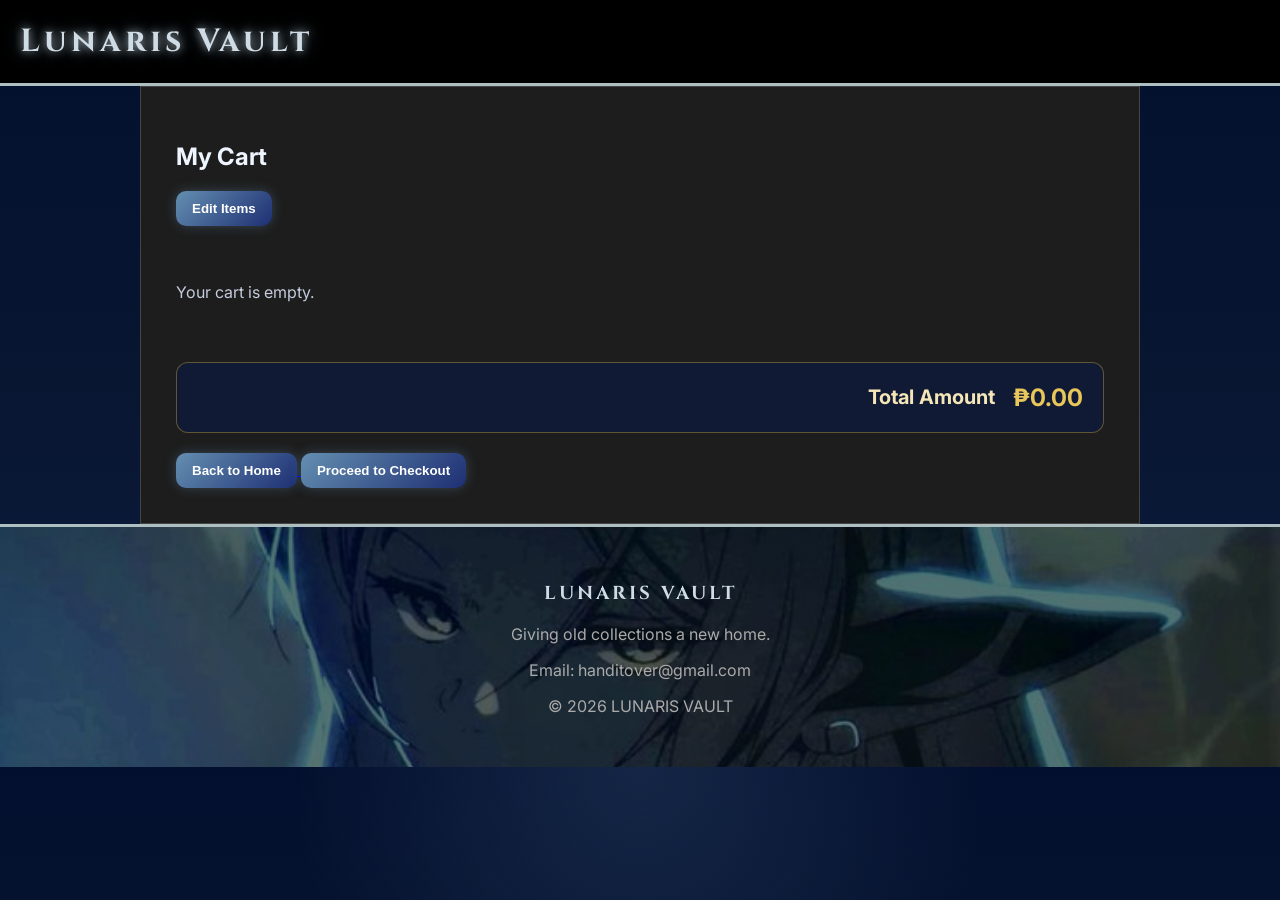
<file: cart.html>
<!DOCTYPE html>
<html lang="en">
<head>
    <meta charset="UTF-8">
    <meta name="viewport" content="width=device-width, initial-scale=1.0">
    <title>Cart | Lunaris Vault</title>
    <link rel="stylesheet" href="style.css">
</head>
<body>

<header>
    <a href="index.html" style="text-decoration:none; color:inherit;">
        <div class="logo">Lunaris Vault</div>
    </a>
</header>

<section>
    <div class="profile-container">

        <div class="cart-header">
            <h2>My Cart</h2>
            <button id="editCartBtn" onclick="toggleCartEdit()">
                Edit Items
            </button>
        </div>

        <div id="cartEditControls" style="display:none;">
            <button onclick="removeSelectedItems()">Remove Item</button>
            
            <button onclick="toggleCartEdit()">Done</button>
        </div>

        <!-- Products will appear inside fixed-size boxes -->
        <div id="cartItems">
            <p>No products in your cart yet.</p>
        </div>

        <!-- Total amount -->
        <div class="cart-total">
            <span>Total Amount</span>
            <strong id="cartTotal">₱0.00</strong>
        </div>

        <p id="checkoutMessage"
           style="display:none; color:#648fb1; margin-top:15px;">
        </p>

        <div class="cart-actions">
            <a href="index.html">
                <button type="button" class="back-button">
                    Back to Home
                </button>
            </a>

            <button type="button"
                    id="checkoutBtn"
                    class="checkout-button"
                    onclick="handleCheckout()">
                Proceed to Checkout
            </button>
        </div>

    </div>
</section>

    <footer>
      <h3>LUNARIS VAULT</h3>

      <p>Giving old collections a new home.</p>

      <p>Email: handitover@gmail.com</p>

      <p>© 2026 LUNARIS VAULT</p>
    </footer>

<script src="script.js"></script>
</body>
</html>
</file>
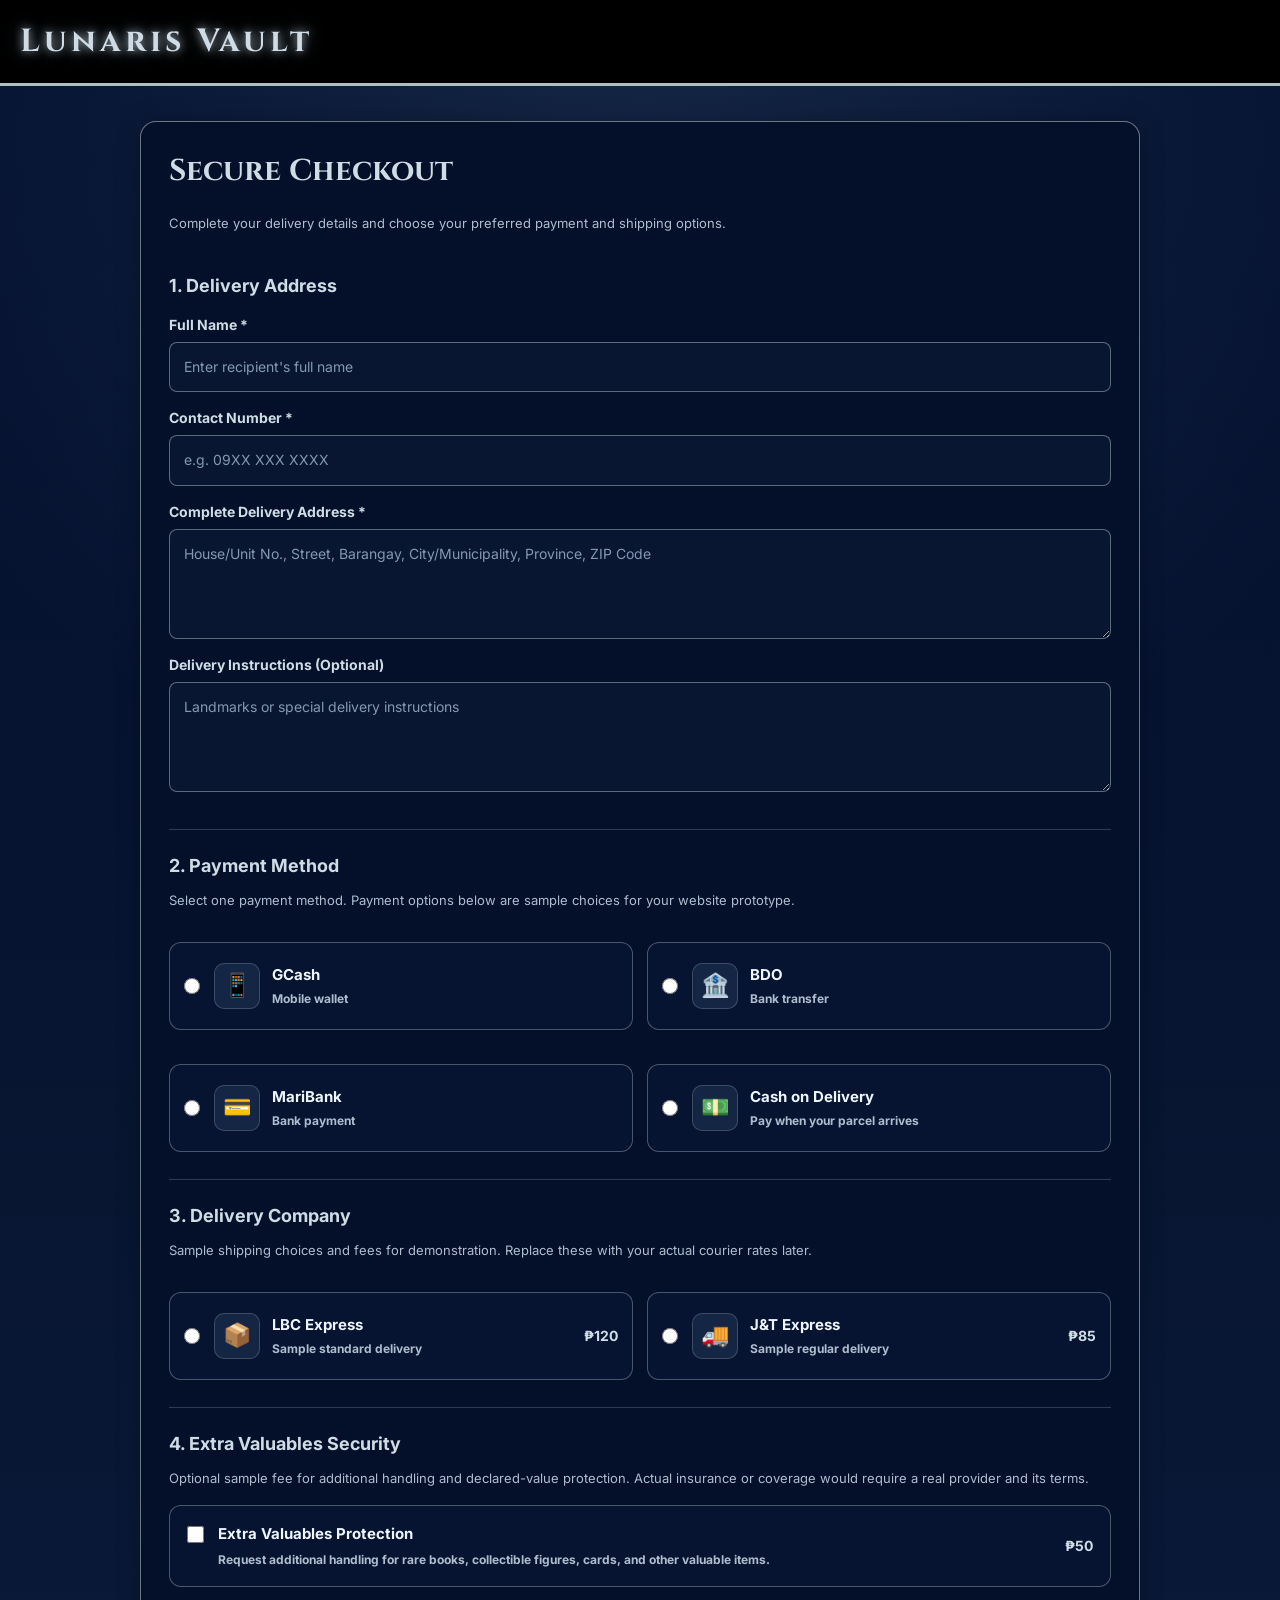
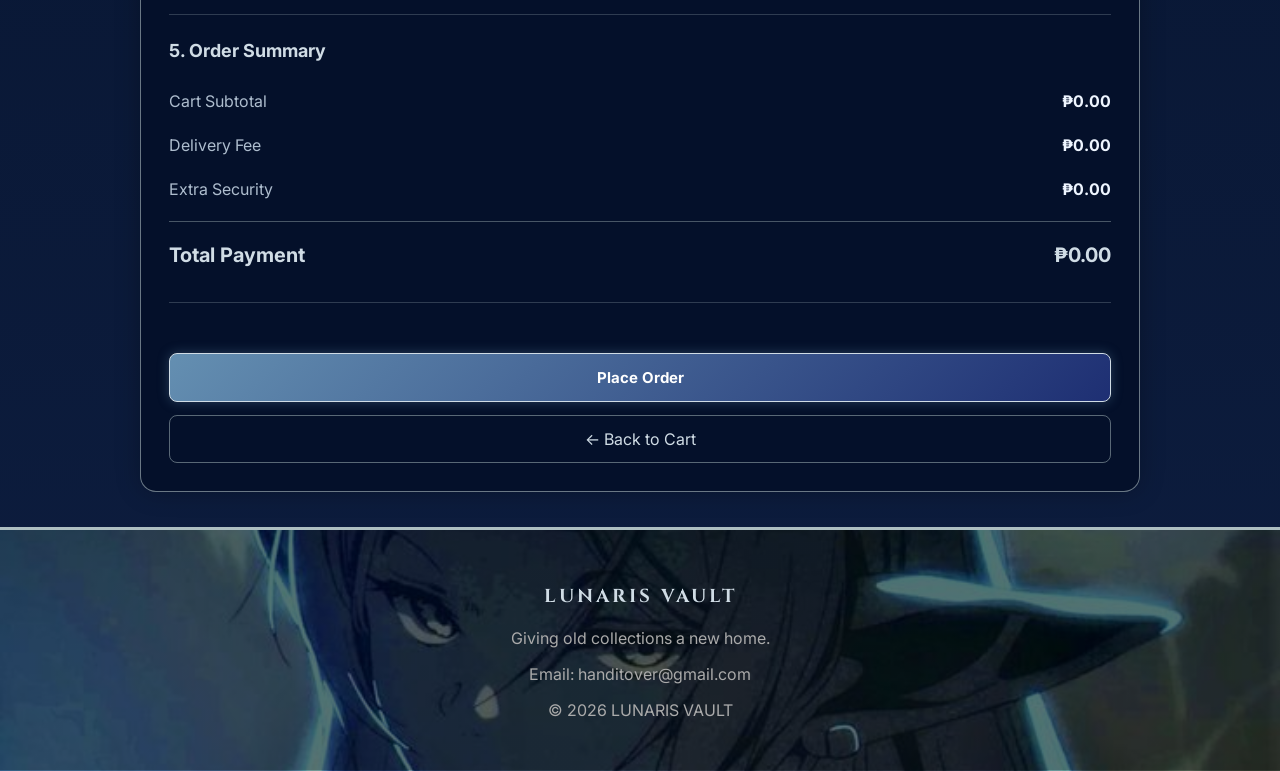
<file: checkout.html>
<!DOCTYPE html>
<html lang="en">
<head>
<meta charset="UTF-8">
<meta name="viewport" content="width=device-width, initial-scale=1.0">
<title>Checkout | Lunaris Vault</title>
<link rel="stylesheet" href="style.css">
<link rel="stylesheet" href="checkout.css">

</head>

<body>

<header>
    <a href="index.html" style="text-decoration:none;color:inherit;">
        <div class="logo">Lunaris Vault</div>
    </a>
</header>

<main>
<div class="checkout-container">

    <h2>Secure Checkout</h2>
    <p class="section-note">
        Complete your delivery details and choose your preferred payment
        and shipping options.
    </p>

    <form id="checkoutForm">

        <!--address-->
        <section class="checkout-section">
            <h3>1. Delivery Address</h3>

            <label class="field-label" for="fullName">Full Name *</label>
            <input class="address-input" id="fullName"
                   name="fullName" type="text"
                   autocomplete="name" required
                   placeholder="Enter recipient's full name">

            <label class="field-label" for="phone">Contact Number *</label>
            <input class="address-input" id="phone"
                   name="phone" type="tel"
                   autocomplete="tel" required
                   placeholder="e.g. 09XX XXX XXXX">

            <label class="field-label" for="address">Complete Delivery Address *</label>
            <textarea class="address-input" id="address"
                      name="address" autocomplete="street-address"
                      required
                      placeholder="House/Unit No., Street, Barangay, City/Municipality, Province, ZIP Code"></textarea>

            <label class="field-label" for="deliveryNotes">
                Delivery Instructions (Optional)
            </label>
            <textarea class="address-input" id="deliveryNotes"
                      name="deliveryNotes"
                      placeholder="Landmarks or special delivery instructions"></textarea>
        </section>

        <!--payment methods -->
        <section class="checkout-section">
            <h3>2. Payment Method</h3>
            <p class="section-note">
                Select one payment method. Payment options below are
                sample choices for your website prototype.
            </p>

            <div class="payment-grid">

                <label class="option-card">
                    <input type="radio" name="paymentMethod"
                           value="GCash" required>
                    <span class="option-icon">📱</span>
                    <span class="option-details">
                        <strong>GCash</strong>
                        <small>Mobile wallet</small>
                    </span>
                </label>

                <label class="option-card">
                    <input type="radio" name="paymentMethod"
                           value="BDO">
                    <span class="option-icon">🏦</span>
                    <span class="option-details">
                        <strong>BDO</strong>
                        <small>Bank transfer</small>
                    </span>
                </label>

                <label class="option-card">
                    <input type="radio" name="paymentMethod"
                           value="Mari Bank">
                    <span class="option-icon">💳</span>
                    <span class="option-details">
                        <strong>MariBank</strong>
                        <small>Bank payment</small>
                    </span>
                </label>

                <label class="option-card">
                    <input type="radio" name="paymentMethod"
                           value="Cash on Delivery">
                    <span class="option-icon">💵</span>
                    <span class="option-details">
                        <strong>Cash on Delivery</strong>
                        <small>Pay when your parcel arrives</small>
                    </span>
                </label>

            </div>
        </section>

        <!--sample delivery company -->
        <section class="checkout-section">
            <h3>3. Delivery Company</h3>
            <p class="section-note">
                Sample shipping choices and fees for demonstration.
                Replace these with your actual courier rates later.
            </p>

            <div class="payment-grid">

                <label class="option-card">
                    <input type="radio" name="courier"
                           value="LBC Express" data-fee="120" required>
                    <span class="option-icon">📦</span>
                    <span class="option-details">
                        <strong>LBC Express</strong>
                        <small>Sample standard delivery</small>
                    </span>
                    <span class="fee">₱120</span>
                </label>

                <label class="option-card">
                    <input type="radio" name="courier"
                           value="J&T Express" data-fee="85">
                    <span class="option-icon">🚚</span>
                    <span class="option-details">
                        <strong>J&T Express</strong>
                        <small>Sample regular delivery</small>
                    </span>
                    <span class="fee">₱85</span>
                </label>

            </div>
        </section>

        <!--for security fee -->
        <section class="checkout-section">
            <h3>4. Extra Valuables Security</h3>
            <p class="section-note">
                Optional sample fee for additional handling and declared-value
                protection. Actual insurance or coverage would require a
                real provider and its terms.
            </p>

            <label class="security-option">
                <input type="checkbox" id="extraSecurity"
                       name="extraSecurity" value="yes">
                <span>
                    <strong>Extra Valuables Protection</strong>
                    <small>
                        Request additional handling for rare books,
                        collectible figures, cards, and other valuable items.
                    </small>
                </span>
                <span class="fee">₱50</span>
            </label>
        </section>

        <!-- ORDER SUMMARY -->
        <section class="checkout-section">
            <h3>5. Order Summary</h3>

            <div class="summary-row">
                <span>Cart Subtotal</span>
                <strong id="cartSubtotal">₱0.00</strong>
            </div>

            <div class="summary-row">
                <span>Delivery Fee</span>
                <strong id="deliveryFee">₱0.00</strong>
            </div>

            <div class="summary-row">
                <span>Extra Security</span>
                <strong id="securityFee">₱0.00</strong>
            </div>

            <div class="summary-row grand-total">
                <span>Total Payment</span>
                <strong id="grandTotal">₱0.00</strong>
            </div>
        </section>

        <div class="checkout-actions">
            <button type="submit" class="place-order-btn">
                Place Order
            </button>

            <a href="cart.html" class="back-cart-btn">
                ← Back to Cart
            </a>
        </div>

        <div id="orderMessage" role="status" aria-live="polite"></div>

    </form>
</div>
</main>

<footer>
    <h3>LUNARIS VAULT</h3>
    <p>Giving old collections a new home.</p>
    <p>Email: handitover@gmail.com</p>
    <p>© 2026 LUNARIS VAULT</p>
</footer>

<script>
const peso = amount =>
    "₱" + amount.toLocaleString("en-PH", {
        minimumFractionDigits: 2,
        maximumFractionDigits: 2
    });

/*
  read the cart from localStorage
  this supports common cart arrays containing objects with a price and optional quantity/qty property
*/
function getCartSubtotal() {
    const possibleKeys = ["cart", "cartItems", "shoppingCart"];

    for (const key of possibleKeys) {
        try {
            const saved = localStorage.getItem(key);
            if (!saved) continue;

            const items = JSON.parse(saved);
            if (!Array.isArray(items)) continue;

            return items.reduce((sum, item) => {
                const price = Number(
                    item.price ?? item.productPrice ?? 0
                );
                const quantity = Number(
                    item.quantity ?? item.qty ?? 1
                );

                return sum +
                    (Number.isFinite(price) ? price : 0) *
                    (Number.isFinite(quantity) && quantity > 0
                        ? quantity : 1);
            }, 0);
        } catch (error) {
            console.warn("Could not read cart data:", error);
        }
    }

    return 0;
}

const subtotal = getCartSubtotal();

document.getElementById("cartSubtotal").textContent = peso(subtotal);

function updateTotals() {
    const selectedCourier = document.querySelector(
        'input[name="courier"]:checked'
    );

    const shipping = selectedCourier
        ? Number(selectedCourier.dataset.fee || 0)
        : 0;

    const security = document.getElementById("extraSecurity").checked
        ? 50
        : 0;

    document.getElementById("deliveryFee").textContent = peso(shipping);
    document.getElementById("securityFee").textContent = peso(security);
    document.getElementById("grandTotal").textContent =
        peso(subtotal + shipping + security);
}

function updateSelectedCards() {
    document.querySelectorAll(".option-card").forEach(card => {
        const input = card.querySelector("input");
        card.classList.toggle("selected", input.checked);
    });
}

document.querySelectorAll(
    'input[name="paymentMethod"], input[name="courier"]'
).forEach(input => {
    input.addEventListener("change", () => {
        updateSelectedCards();
        updateTotals();
    });
});

document.getElementById("extraSecurity").addEventListener(
    "change", updateTotals
);

updateSelectedCards();
updateTotals();

document.getElementById("checkoutForm").addEventListener(
    "submit", function(event) {
        event.preventDefault();

        const message = document.getElementById("orderMessage");

        if (subtotal <= 0) {
            message.style.display = "block";
            message.textContent =
                "Your cart appears empty or its total could not be read. " +
                "Please return to your cart and check your items.";
            message.scrollIntoView({ behavior: "smooth", block: "center" });
            return;
        }

        const payment = document.querySelector(
            'input[name="paymentMethod"]:checked'
        );
        const courier = document.querySelector(
            'input[name="courier"]:checked'
        );

        if (!payment || !courier) {
            message.style.display = "block";
            message.textContent =
                "Please select a payment method and a delivery company.";
            return;
        }

        const order = {
            orderNumber: "LV-" + Date.now(),
            fullName: document.getElementById("fullName").value.trim(),
            phone: document.getElementById("phone").value.trim(),
            address: document.getElementById("address").value.trim(),
            deliveryNotes: document.getElementById("deliveryNotes").value.trim(),
            paymentMethod: payment.value,
            courier: courier.value,
            subtotal: subtotal,
            deliveryFee: Number(courier.dataset.fee || 0),
            extraSecurity: document.getElementById("extraSecurity").checked,
            securityFee: document.getElementById("extraSecurity").checked ? 50 : 0,
            total: subtotal +
                Number(courier.dataset.fee || 0) +
                (document.getElementById("extraSecurity").checked ? 50 : 0),
            status: "Pending"
        };

        /*
          demo only: save the order in this browser.
          this does not charge the customer or send the order to a seller.
        */
        try {
            const previousOrders = JSON.parse(
                localStorage.getItem("lunarisOrders") || "[]"
            );

            previousOrders.push(order);
            localStorage.setItem(
                "lunarisOrders",
                JSON.stringify(previousOrders)
            );

            message.style.display = "block";
            message.innerHTML =
                "<strong>Demo order created!</strong><br>" +
                "Order number: " + order.orderNumber + "<br>" +
                "Payment method: " + order.paymentMethod + "<br>" +
                "Delivery: " + order.courier + "<br>" +
                "Total: " + peso(order.total) + "<br><br>" +
                "This is a front-end demonstration only. No payment has " +
                "been processed and no courier has been booked.";

            message.scrollIntoView({
                behavior: "smooth",
                block: "center"
            });
        } catch (error) {
            message.style.display = "block";
            message.textContent =
                "The demo order could not be saved in this browser. " +
                "Please check your browser storage settings.";
        }
    }
);
</script>

</body>
</html>
</file>
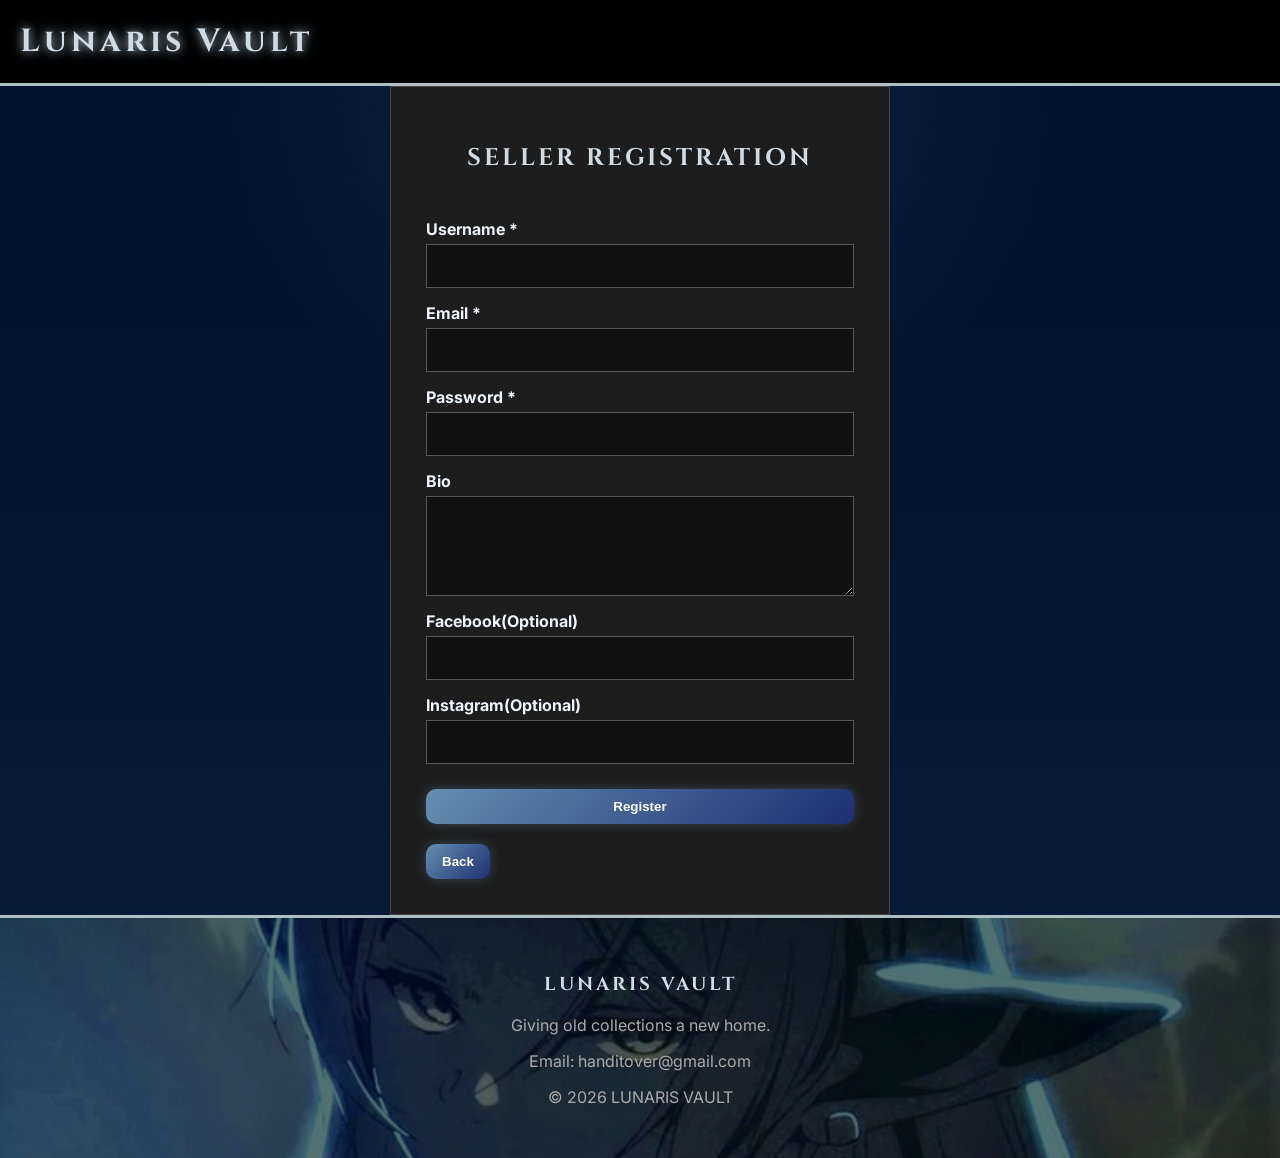
<file: seller-login.html>
<!DOCTYPE html>
<html lang="en">
<head>
<meta charset="UTF-8">
<meta name="viewport" content="width=device-width, initial-scale=1.0">
<title>Seller Registration</title>
<link rel="stylesheet" href="style.css">
</head>
<body>

<header>
    <a href="index.html" style="text-decoration:none; color:inherit;">
        <div class="logo">Lunaris Vault</div>
    </a>
</header>
<section>
    <div class="form-container">
        <h2>Seller Registration</h2>

        <form onsubmit="registerSeller(event)">

            <label>Username *</label>
            <input type="text" id="registerUsername" required>

            <label>Email *</label>
            <input type="email" id="registerEmail" required>

            <label>Password *</label>
            <input type="password" id="registerPassword" required>

            <label>Bio</label>
            <textarea id="registerBio"></textarea>

            <label>Facebook(Optional)</label>
            <input type="text" id="registerFacebook">

            <label>Instagram(Optional)</label>
            <input type="text" id="registerInstagram">

            <button type="submit">Register</button>
        </form>

        <a href="index.html">
            <button class="back-button">Back</button>
        </a>
    </div>
</section>

    <footer>
      <h3>LUNARIS VAULT</h3>

      <p>Giving old collections a new home.</p>

      <p>Email: handitover@gmail.com</p>

      <p>© 2026 LUNARIS VAULT</p>
    </footer>

<script src="script.js"></script>
</body>
</html>
</file>
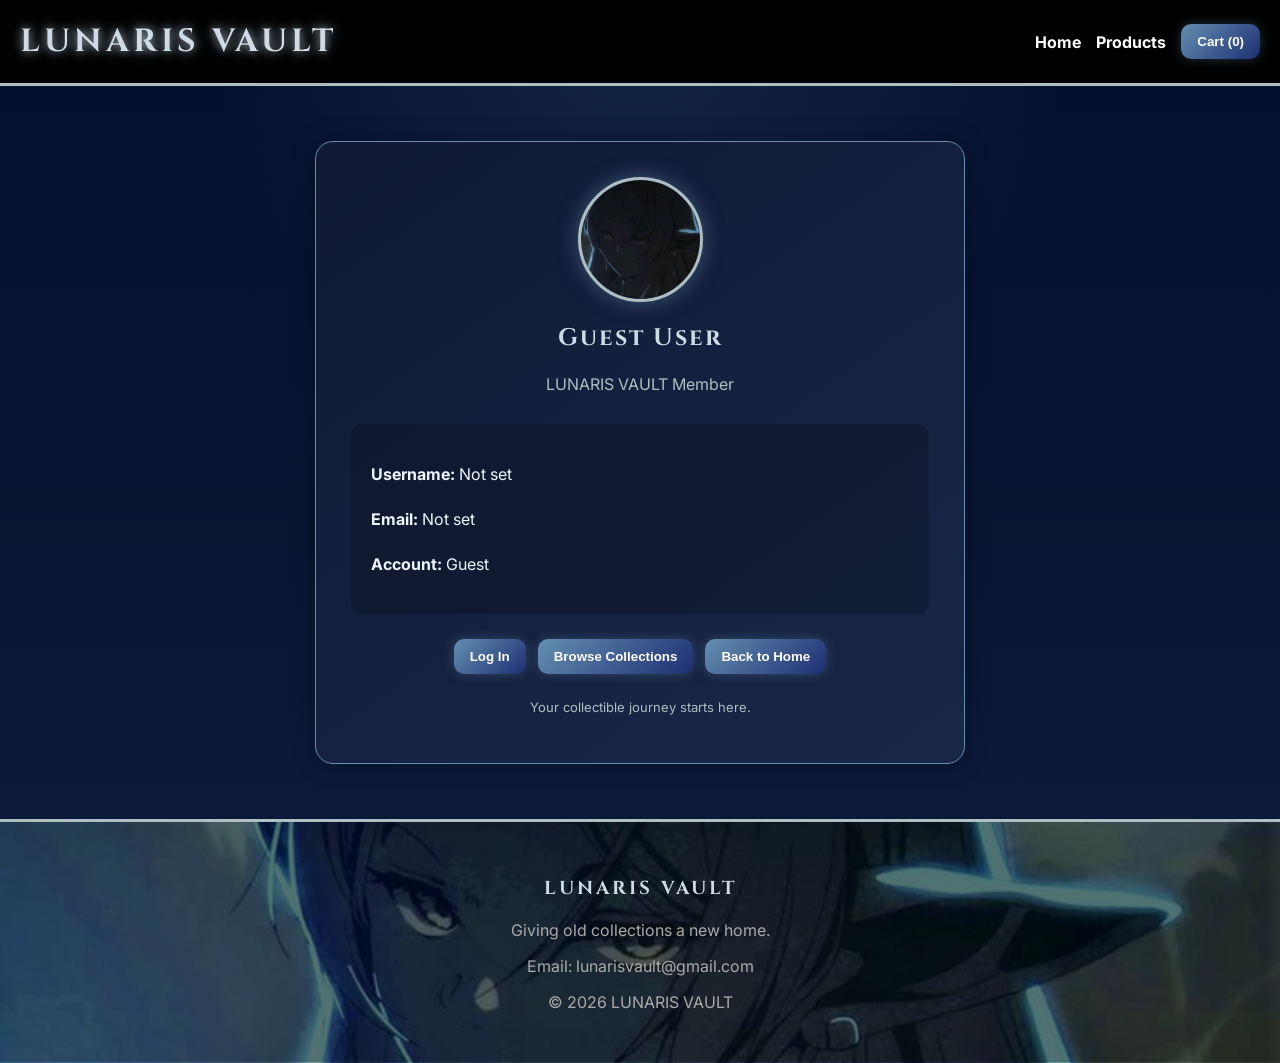
<file: user profile.html>
<!doctype html>
<html lang="en">
<head>
  <meta charset="UTF-8">
  <meta name="viewport" content="width=device-width, initial-scale=1.0">

  <title>User Profile | LUNARIS VAULT</title>

  <link
    href="https://fonts.googleapis.com/css2?family=Cinzel:wght@400;500;600;700&family=Inter:wght@300;400;500;600&display=swap"
    rel="stylesheet"
  >

  <link rel="stylesheet" href="style.css">
  <link rel="stylesheet" href="uprofile.css">

  
</head>

<body>

  <header>
    <a href="index.html" style="text-decoration:none">
      <div class="logo">LUNARIS VAULT</div>
    </a>

    <nav>
      <a href="index.html">Home</a>
      <a href="product.html">Products</a>
      <a href="cart.html">
        <button>Cart (<span id="cartCount">0</span>)</button>
      </a>
    </nav>
  </header>

  <main class="user-profile-page">
    <section class="user-profile-card">

      <div class="user-avatar" aria-label="Default user avatar">
        <img src="img/profile.jpg" alt="User Avatar">
      </div>

      <h1 id="profileName">Guest User</h1>
      <p class="profile-subtitle">LUNARIS VAULT Member</p>

      <div class="profile-details">
        <p><strong>Username:</strong> <span id="profileUsername">Not set</span></p>
        <p><strong>Email:</strong> <span id="profileEmail">Not set</span></p>
        <p><strong>Account:</strong> <span id="profileStatus">Guest</span></p>
      </div>

      <div class="profile-actions">
        <a href="user-login.html">
          <button>Log In</button>
        </a>

        <a href="product.html">
          <button>Browse Collections</button>
        </a>

        <a href="index.html">
          <button>Back to Home</button>
        </a>
      </div>

      <p class="profile-note">
        Your collectible journey starts here.
      </p>

    </section>
  </main>

  <footer>
    <h3>LUNARIS VAULT</h3>
    <p>Giving old collections a new home.</p>
    <p>Email: lunarisvault@gmail.com</p>
    <p>© 2026 LUNARIS VAULT</p>
  </footer>

  <script>
    // Display saved profile information if your login system
    // stores these values in localStorage.
    const username = localStorage.getItem("username");
    const email = localStorage.getItem("email");

    if (username) {
      document.getElementById("profileName").textContent = username;
      document.getElementById("profileUsername").textContent = username;
      document.getElementById("profileStatus").textContent = "Registered";
    }

    if (email) {
      document.getElementById("profileEmail").textContent = email;
    }
  </script>

</body>
</html>
</file>
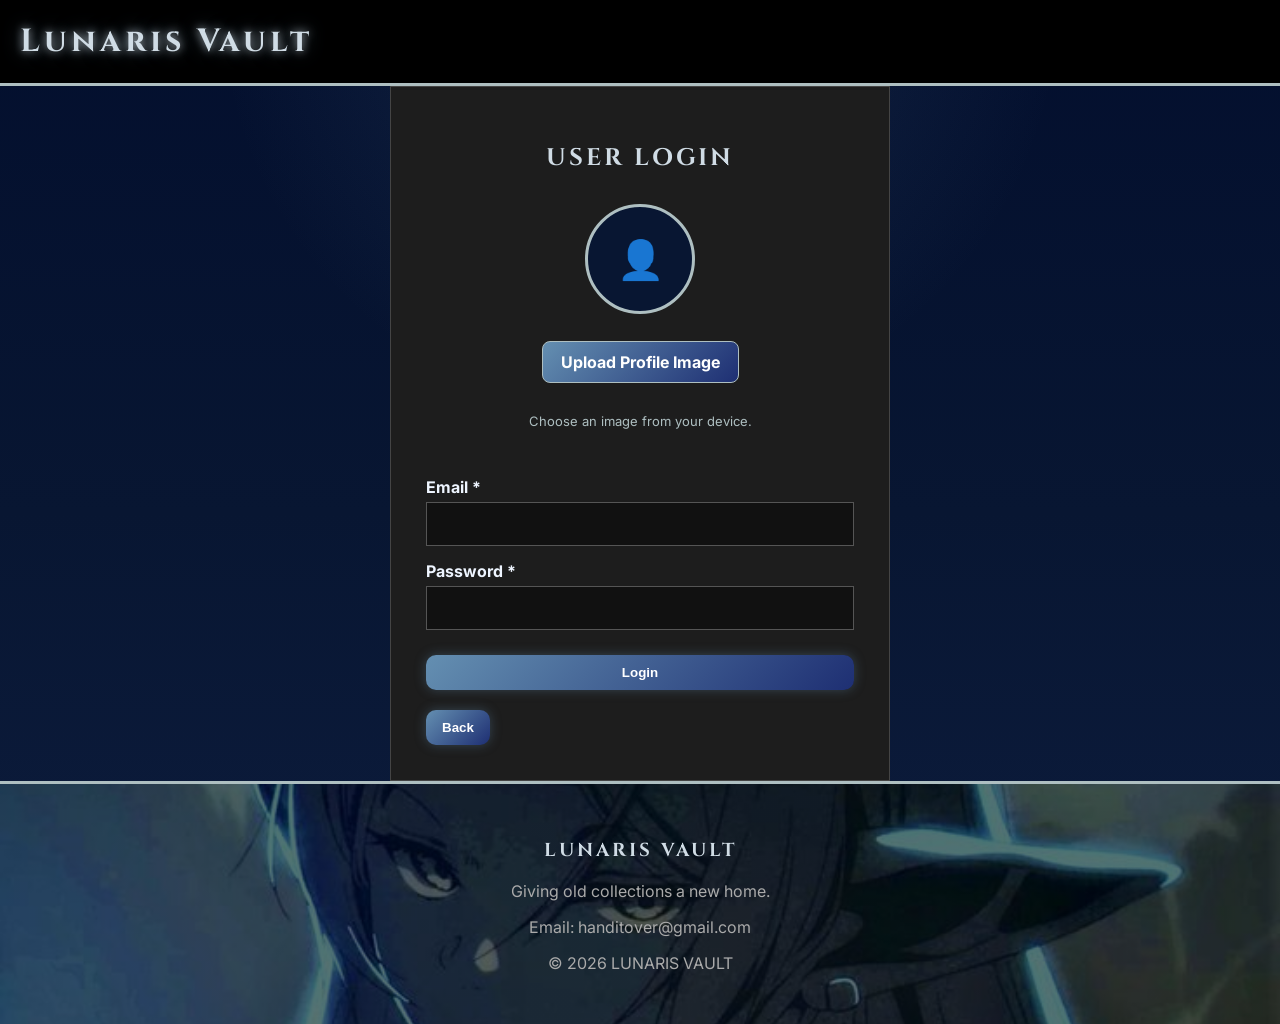
<file: user-login.html>
<!DOCTYPE html>
<html lang="en">
<head>
<meta charset="UTF-8">
<meta name="viewport" content="width=device-width, initial-scale=1.0">
<title>User Login | Lunaris Vault</title>
<link rel="stylesheet" href="style.css">
<link rel="stylesheet" href="uprofile.css">
<head>
</head>
<body>

<header>
    <a href="index.html" style="text-decoration:none; color:inherit;">
        <div class="logo">Lunaris Vault</div>
    </a>
</header>

<section>
    <div class="form-container">
        <h2>User Login</h2>

        <!-- Profile Image Upload -->
        <div class="profile-upload">
            <div class="profile-preview">
                <span id="defaultAvatar">👤</span>
                <img id="previewImage" alt="Profile image preview">
            </div>

            <label for="profileImage" class="upload-button">
                Upload Profile Image
            </label>

            <input
                type="file"
                id="profileImage"
                accept="image/*"
            >

            <p id="uploadStatus">Choose an image from your device.</p>
        </div>

        <!-- Login Form -->
        <form onsubmit="loginUser(event)">
            <label for="loginEmail">Email *</label>
            <input
                type="email"
                id="loginEmail"
                required
            >

            <label for="loginPassword">Password *</label>
            <input
                type="password"
                id="loginPassword"
                required
            >

            <button type="submit">Login</button>
        </form>

        <a href="index.html">
            <button type="button" class="back-button">Back</button>
        </a>
    </div>
</section>

<footer>
    <h3>LUNARIS VAULT</h3>
    <p>Giving old collections a new home.</p>
    <p>Email: handitover@gmail.com</p>
    <p>© 2026 LUNARIS VAULT</p>
</footer>

<script>
const profileInput = document.getElementById("profileImage");
const previewImage = document.getElementById("previewImage");
const defaultAvatar = document.getElementById("defaultAvatar");
const uploadStatus = document.getElementById("uploadStatus");

profileInput.addEventListener("change", function () {
    const file = this.files[0];

    if (!file) return;

    if (!file.type.startsWith("image/")) {
        alert("Please select a valid image.");
        this.value = "";
        return;
    }

    if (file.size > 5 * 1024 * 1024) {
        alert("Please select an image smaller than 5 MB.");
        this.value = "";
        return;
    }

    const reader = new FileReader();

    reader.onload = function (event) {
        previewImage.src = event.target.result;
        previewImage.style.display = "block";
        defaultAvatar.style.display = "none";
        uploadStatus.textContent = file.name;
    };

    reader.readAsDataURL(file);
});
</script>

<script src="script.js"></script>
</body>
</html>
</file>
<file: style.css>
/* 
   BASIC SETTINGS
 */
@import url('https://fonts.googleapis.com/css2?family=Cinzel:wght@400;500;600;700&family=Inter:wght@300;400;500;600&display=swap');
* {
  box-sizing: border-box;
}

html {
  scroll-behavior: smooth;
}

body {
  margin: 0;

  font-family: 'Inter', sans-serif;

  background:
    radial-gradient(circle at top, rgba(100, 143, 177, 0.18), transparent 35%),
    linear-gradient(180deg, #030f2e, #081632, #0d1d3f);

  color: #eef5ff;
}

/* 
   HEADER
 */

header {
  background-color: #000000;

  border-bottom: 3px solid #aebfc1;

  padding: 20px;

  display: flex;

  justify-content: space-between;

  align-items: center;

  position: sticky;

  top: 0;

  z-index: 100;
}

.logo {
  font-family: 'Cinzel', serif;
  font-size: 32px;
  font-weight: 700;
  letter-spacing: 4px;
  color: #d0dce5;

  text-shadow:
    0 0 10px rgba(208,220,229,.8),
    0 0 20px rgba(100,143,177,.5);
}

.hero-title-btn {
  font-family: 'Cinzel', serif;
  font-size: 64px;
  letter-spacing: 8px;
  font-weight: 700;
  text-transform: uppercase;

  color: #d0dce5;

  text-shadow:
    0 0 12px rgba(255,255,255,.8),
    0 0 25px rgba(100,143,177,.5);
}
.products-section h2,
.info-section h2,
.info-section h3 {
  font-family: 'Cinzel', serif;
  letter-spacing: 2px;
  text-transform: uppercase;
  color: #d0dce5;

  text-shadow:
    0 0 8px rgba(208,220,229,.5);
}
.form-container h2,
.profile-header h2,
.seller-products-title,
footer h3,
.support-info h3 {
  font-family: 'Cinzel', serif;
  letter-spacing: 3px;
  text-transform: uppercase;
  color: #d0dce5;
}

/* 
   NAVIGATION
 */

nav {
  display: flex;

  align-items: center;

  gap: 15px;
}

nav a {
  color: white;

  text-decoration: none;

  font-weight: bold;
}

nav a:hover {
  color: #d0dce5;
}

/* 
   BUTTONS
 */

button {
  background: linear-gradient(135deg, #648fb1, #1e2f73);
  border: 1px solid #aebfc1;
  border-radius: 10px;
  box-shadow: 0 0 12px rgba(100, 143, 177, 0.35);
  transition: all 0.3s ease;
  color: white;
  border: none;
  padding: 10px 16px;
  cursor: pointer;
  font-weight: bold;
}

button:hover {
  transform: translateY(-2px);
  box-shadow: 0 0 20px rgba(208, 220, 229, 0.7);
}

/* 
   HERO
*/

.hero {
  text-align: center;
  padding: 100px 20px;

  background-image:
    linear-gradient(
      rgba(3, 15, 46, 0.45),
      rgba(3, 15, 46, 0.65)
    ),
    url("img/luna1.gif");

  background-size: cover;
  background-position: center;
  background-repeat: no-repeat;

  border-bottom: 1px solid #648fb1;

  min-height: 450px;

  display: flex;
  flex-direction: column;
  justify-content: center;
  align-items: center;
}

.hero-title-btn {
  background: none;
  border: none;
  text-shadow: 0 0 10px rgba(0, 0, 0, 0.8);
  font-size: 55px;
  margin-bottom: 10px;
  color: #d0dce5;
  letter-spacing: 5px;
  cursor: pointer;
  font-family: "Priscilla Script", cursive;
}

.hero-title-btn:hover {
  background: none;
  color: white;
}
.hero p {
  font-size: 18px;
  text-shadow: 0 0 8px rgba(0, 0, 0, 0.8);
  margin-bottom: 30px;
}


/* LANDSCAPE VIDEO BACKGROUND: ABOUT + SUPPORT */

.about-support-wrapper {
    position: relative;
    isolation: isolate;
    overflow: hidden;
}

.info-background {
    position: absolute;
    inset: 0;
    z-index: -1;
    overflow: hidden;
    pointer-events: none;
}

.info-background video {
    position: absolute;

    /* Make the video fill a wide landscape background */
    width: 100%;
    height: 100%;

    left: 0;
    top: 0;

    object-fit: cover;
    object-position: center center;
}

/* Dark overlay */
.info-background::after {
    content: "";
    position: absolute;
    inset: 0;
    background: rgba(3, 15, 46, 0.55);
}
/* ABOUT AND SUPPORT SECTIONS */

.info-section {
    position: relative;
    z-index: 1;
    width: 100%;
    max-width: 900px;
    margin: auto;
    padding: 70px 30px;
    border-top: 1px solid #648fb1;
    background: transparent;
}

.info-section h2,
.info-section h3 {
    color: #d0dce5;
    text-shadow: 0 0 10px rgba(0, 0, 0, 0.9),
                 0 0 20px rgba(0, 0, 0, 0.7);
}

.info-section p {
    color: #eef5ff;
    text-shadow: 0 0 8px rgba(0, 0, 0, 0.9);
}

/* KEEP THE SUPPORT BOX JPG */

.support-info {
    padding: 30px;
    background-image:
        linear-gradient(
            to right,
            rgba(0, 0, 0, 0.85) 0%,
            rgba(0, 0, 0, 0.65) 25%,
            rgba(0, 0, 0, 0.30) 45%,
            rgba(0, 0, 0, 0) 70%
        ),
        url("img/support.jpg");
    background-size: cover;
    background-position: center;
    background-repeat: no-repeat;
    border-left: 4px solid #aebfc1;
    border-radius: 15px;
    min-height: 320px;
    display: flex;
    flex-direction: column;
    justify-content: center;
}

@media (max-width: 600px) {
    .info-section {
        padding: 40px 16px;
    }

    .support-info {
        padding: 22px;
        min-height: 280px;
        background-position: center;
    }
}

.about-support-wrapper {
    position: relative;
    isolation: isolate;
    overflow: hidden;
}

/* 
   LOGIN / REGISTER PAGES
 */

.page {
  display: none;
  min-height: 80vh;
  padding: 60px 20px;
}

.form-container {
  width: 100%;
  max-width: 500px;
  margin: auto;
  background-color: #1d1d1d;
  padding: 35px;
  border: 1px solid #444;
}

.form-container h2 {
  text-align: center;
  color: #d0dce5;
  margin-bottom: 30px;
}

/* 
   FORM
 */

form {
  display: flex;
  flex-direction: column;
}

label {
  margin-top: 15px;
  margin-bottom: 5px;
  font-weight: bold;
}

label span {
  color: #888;
  font-size: 12px;
}

input,
textarea {
  background-color: #111111;
  color: white;
  border: 1px solid #555;
  padding: 12px;
  font-size: 15px;
}

input:focus,
textarea:focus {
  outline: none;
  border-color: #d0dce5;
}

textarea {
  min-height: 100px;
  resize: vertical;
}

form button {
  margin-top: 25px;
}

/* 
   LINK BUTTON
*/

.link-button {
  background: none;
  color: #d0dce5;
  padding: 0;
  font-weight: normal;
}

.link-button:hover {
  background: none;
  text-decoration: underline;
}

/* 
   BACK BUTTON
 */

.back-button {
  margin-top: 20px;
  background-color: #333;
}

.back-button:hover {
  background-color: #555;
}

/* 
   SELLER PROFILE
 */

.profile-container {
  max-width: 1000px;
  margin: auto;
  background-color: #1d1d1d;
  padding: 35px;
  border: 1px solid #444;
}

.profile-header {
  display: flex;
  gap: 30px;
  align-items: center;
  padding-bottom: 30px;
  border-bottom: 1px solid #444;
}

.profile-header img {
  width: 120px;
  height: 120px;
  border-radius: 50%;
  border: 3px solid #aebfc1;
  object-fit: cover;
}

.profile-header h2 {
  color: #d0dce5;
  margin-top: 0;
}

.profile-header p {
  color: #cccccc;
}

.seller-products-title {
  color: #d0dce5;
  margin: 40px 0 25px;
}

/* 
   FOOTER
 */

footer {
  background-color: #000000;
  background-image:
    linear-gradient(rgba(0, 0, 0, 0.55), rgba(0, 0, 0, 0.55)), url("img/ftr1.jpg");
  background-size: cover;
  background-position: center;
  background-repeat: no-repeat;
  border-top: 3px solid #aebfc1;
  text-align: center;
  padding: 35px 20px;
  color: #aaa;
}

footer h3 {
  color: #d0dce5;
}


/* CART PRODUCT LIST */
#cartItems {
    display: flex;
    flex-direction: column;
    gap: 16px;
    width: 100%;
    margin-top: 20px;
}

/* HORIZONTAL PRODUCT BOX */
#cartItems .cart-item {
    display: grid;
    grid-template-columns: 140px minmax(0, 1fr) 160px;
    align-items: center;
    gap: 24px;

    width: 100%;
    min-height: 175px;
    padding: 16px;

    box-sizing: border-box;
    background: linear-gradient(135deg, #101a35, #192747);
    border: 1px solid rgba(212, 175, 55, 0.35);
    border-radius: 12px;
}

/* FIXED IMAGE AREA ON THE LEFT */
#cartItems .cart-item-image-wrap {
    position: relative;
    width: 140px;
    height: 140px;
    flex-shrink: 0;
}

#cartItems .cart-item-image {
    display: block;
    width: 100%;
    height: 100%;
    object-fit: contain;
    padding: 5px;
    box-sizing: border-box;
    background: #fff;
    border-radius: 8px;
}

/* EDIT CHECKBOX */
#cartItems .cart-item-select {
    position: absolute;
    top: 8px;
    left: 8px;
    z-index: 2;
    width: 18px;
    height: 18px;
    accent-color: #d4af37;
}

/* PRODUCT INFORMATION IN THE MIDDLE */
#cartItems .cart-item-info {
    min-width: 0;
    align-self: center;
}

#cartItems .cart-item-info h3 {
    margin: 0 0 10px;
    color: #f5e6b8;
    font-size: 18px;
    line-height: 1.4;
    overflow-wrap: anywhere;
}

#cartItems .cart-item-description {
    margin: 0;
    color: #c4ccdc;
    font-size: 14px;
    line-height: 1.5;
}

/* PRICE ON THE FAR RIGHT */
#cartItems .cart-item-price {
    justify-self: end;
    align-self: center;
    width: 100%;
    text-align: right;
    color: #e8c65a;
    font-size: 20px;
    font-weight: bold;
    overflow-wrap: anywhere;
}

/* EMPTY CART MESSAGE */
#cartItems .empty-cart {
    color: #c4ccdc;
    padding: 20px 0;
}

/* TOTAL AT THE BOTTOM */
.cart-total {
    display: flex;
    justify-content: flex-end;
    align-items: center;
    gap: 18px;

    margin-top: 24px;
    padding: 20px;

    background: #101a35;
    border: 1px solid rgba(212, 175, 55, 0.4);
    border-radius: 12px;

    color: #f5e6b8;
    font-size: 20px;
    font-weight: bold;
}

#cartTotal {
    color: #e8c65a;
    font-size: 24px;
}

/* TABLET */
@media (max-width: 700px) {
    #cartItems .cart-item {
        grid-template-columns: 105px minmax(0, 1fr) 115px;
        gap: 14px;
        padding: 12px;
    }

    #cartItems .cart-item-image-wrap {
        width: 105px;
        height: 115px;
    }

    #cartItems .cart-item-info h3 {
        font-size: 16px;
    }

    #cartItems .cart-item-price {
        font-size: 16px;
    }
}

/* PHONE */
@media (max-width: 480px) {
    #cartItems .cart-item {
        grid-template-columns: 85px minmax(0, 1fr);
        gap: 12px;
    }

    #cartItems .cart-item-image-wrap {
        width: 85px;
        height: 100px;
    }

    #cartItems .cart-item-price {
        grid-column: 2;
        justify-self: start;
        text-align: left;
        font-size: 17px;
    }

    .cart-total {
        flex-wrap: wrap;
        font-size: 17px;
    }

    #cartTotal {
        font-size: 20px;
    }
}
/*LUNARIS VAULT - RESPONSIVE DESIGN */

html,
body {
    width: 100%;
    max-width: 100%;
    overflow-x: clip;
}

img {
    max-width: 100%;
}

button,
input,
textarea,
select {
    max-width: 100%;
}

/* Header and navigation */
header {
    display: flex;
    flex-wrap: wrap;
    gap: 15px;
}

.logo {
    font-size: clamp(20px, 4vw, 32px);
    letter-spacing: clamp(1px, 0.5vw, 4px);
}

nav {
    flex-wrap: wrap;
    gap: 10px 15px;
}

nav a {
    overflow-wrap: anywhere;
}

/* Hero section */
.hero {
    min-height: 0;
    min-height: 400px;
    padding: clamp(40px, 9vw, 100px) 20px;
}

.hero-title-btn {
    width: 100%;
    font-size: clamp(28px, 7vw, 55px);
    letter-spacing: clamp(1px, 1vw, 5px);
    line-height: 1.25;
    overflow-wrap: anywhere;
}

.hero p {
    max-width: 600px;
    line-height: 1.7;
}

/* Product grids */
.product-grid {
    grid-template-columns: repeat(5, minmax(0, 1fr));
    gap: 18px;
}

.product-card {
    min-width: 0;
    overflow-wrap: anywhere;
}

.product-card img {
    max-width: 100%;
    object-fit: contain;
}

.product-card h3,
.product-card p {
    overflow-wrap: anywhere;
}

/* Forms */
.form-container {
    width: 100%;
    padding: clamp(18px, 5vw, 35px);
}

form {
    min-width: 0;
}

input,
textarea,
select {
    width: 100%;
    min-width: 0;
    font-size: 16px;
}

textarea {
    resize: vertical;
}

/* Seller profile */
.profile-container {
    width: calc(100% - 32px);
    padding: clamp(16px, 4vw, 35px);
}

.profile-header {
    flex-wrap: wrap;
    gap: 18px;
}

.profile-header > div {
    min-width: 0;
    flex: 1 1 200px;
}

/* Images and modals */
#productModal,
#sellerModal {
    padding: 12px;
    overflow-y: auto;
    -webkit-overflow-scrolling: touch;
}

#productModal > *,
#sellerModal > * {
    max-width: 100%;
    min-width: 0;
}

/* About and support */
.info-section {
    width: 100%;
    padding: clamp(30px, 6vw, 70px) clamp(16px, 4vw, 30px);
}

.support-info {
    width: 100%;
    padding: clamp(18px, 4vw, 30px);
}

/* Footer */
footer {
    overflow-wrap: anywhere;
}

/*tablet*/
@media (max-width: 1024px) {
    .product-grid {
        grid-template-columns: repeat(3, minmax(0, 1fr));
        gap: 15px;
    }
}

/*mobile */
@media (max-width: 768px) {
    header {
        position: relative;
        flex-direction: column;
        align-items: center;
        padding: 16px 12px;
    }

    .logo {
        text-align: center;
    }

    nav {
        width: 100%;
        justify-content: center;
        gap: 6px 12px;
    }

    nav a {
        font-size: 13px;
        padding: 6px 2px;
    }

    .hero {
        min-height: 300px;
        padding: 45px 16px;
    }

    .hero p {
        font-size: 15px;
    }

    .product-grid {
        grid-template-columns: repeat(2, minmax(0, 1fr));
        gap: 12px;
    }

    .profile-header img {
        width: 90px;
        height: 90px;
    }

    .page {
        padding: 30px 12px;
    }

    #cartItems .cart-item {
        grid-template-columns: 85px minmax(0, 1fr);
        gap: 12px;
        padding: 12px;
    }

    #cartItems .cart-item-image-wrap {
        grid-column: 1;
        grid-row: 1 / span 2;
        width: 85px;
        height: 100px;
    }

    #cartItems .cart-item-info {
        grid-column: 2;
        grid-row: 1;
    }

    #cartItems .cart-item-info h3 {
        font-size: 15px;
    }

    #cartItems .cart-item-description {
        font-size: 12px;
    }

    #cartItems .cart-item-price {
        grid-column: 2;
        grid-row: 2;
        justify-self: start;
        text-align: left;
        font-size: 16px;
    }

    .cart-total {
        flex-wrap: wrap;
        justify-content: space-between;
        gap: 10px;
        padding: 15px;
        font-size: 17px;
    }

    #cartTotal {
        font-size: 20px;
    }
}

/*SMALL PHONES*/
@media (max-width: 380px) {
    .logo {
        font-size: 19px;
        letter-spacing: 1px;
    }

    nav {
        gap: 4px 8px;
    }

    nav a {
        font-size: 12px;
    }

    .hero-title-btn {
        font-size: 27px;
        letter-spacing: 1px;
    }

    .product-grid {
        gap: 8px;
    }

    .product-card button {
        padding: 9px 7px;
        font-size: 12px;
    }

    .profile-container {
        width: calc(100% - 20px);
    }

    #cartItems .cart-item {
        grid-template-columns: 70px minmax(0, 1fr);
        gap: 9px;
        padding: 9px;
    }

    #cartItems .cart-item-image-wrap {
        width: 70px;
        height: 85px;
    }

    #cartItems .cart-item-info h3 {
        font-size: 13px;
    }

    #cartItems .cart-item-price {
        font-size: 14px;
    }
}
</file>
<file: checkout.css>
:root {
    --navy: #030f2e;
    --navy-light: #081632;
    --silver: #d0dce5;
    --ice-blue: #648fb1;
    --blue-dark: #1e2f73;
    --text: #eef5ff;
    --muted: #aebdce;
}

*,
*::before,
*::after {
    box-sizing: border-box;
}

html {
    scroll-behavior: smooth;
}

body {
    margin: 0;
    color: var(--text);
    background:
        radial-gradient(
            circle at top,
            rgba(100, 143, 177, 0.18),
            transparent 35%
        ),
        linear-gradient(
            180deg,
            #030f2e,
            #081632,
            #0d1d3f
        );
    font-family: 'Inter', Arial, sans-serif;
    overflow-x: hidden;
}

/*checkout*/

.checkout-container {
    width: min(100% - 32px, 1000px);
    margin: 35px auto;
    padding: 28px;
    background: rgba(5, 16, 42, 0.96);
    border: 1px solid rgba(174, 191, 193, 0.6);
    border-radius: 16px;
    box-shadow: 0 0 25px rgba(0, 0, 0, 0.25);
    min-width: 0;
}

.checkout-container h2 {
    margin-top: 0;
    color: var(--silver);
    font-family: 'Cinzel', Georgia, serif;
    font-size: clamp(22px, 4vw, 30px);
    line-height: 1.4;
    overflow-wrap: anywhere;
}

.checkout-section {
    padding: 22px 0;
    border-bottom: 1px solid rgba(174, 191, 193, 0.25);
    min-width: 0;
}

.checkout-section h3 {
    margin: 0 0 15px;
    color: var(--silver);
    font-size: 18px;
    line-height: 1.5;
    overflow-wrap: anywhere;
}

.section-note {
    margin: -5px 0 16px;
    color: var(--muted);
    font-size: 13px;
    line-height: 1.7;
    overflow-wrap: anywhere;
}

/*payments*/

.payment-grid {
    display: grid;
    grid-template-columns: repeat(2, minmax(0, 1fr));
    gap: 14px;
    width: 100%;
    min-width: 0;
}

/* Individual payment and delivery cards */

.option-card {
    display: grid;
    grid-template-columns: 18px 46px minmax(0, 1fr) auto;
    align-items: center;
    gap: 12px;

    width: 100%;
    min-width: 0;
    min-height: 88px;
    padding: 14px;

    border: 1px solid rgba(174, 191, 193, 0.4);
    border-radius: 12px;
    background: rgba(8, 22, 50, 0.9);
    color: var(--text);

    cursor: pointer;
    transition:
        border-color 0.2s ease,
        background 0.2s ease,
        box-shadow 0.2s ease;
}

.option-card:hover {
    border-color: var(--ice-blue);
    background: rgba(30, 47, 115, 0.25);
}

.option-card.selected {
    border: 2px solid var(--ice-blue);
    background: rgba(30, 47, 115, 0.35);
    box-shadow: 0 0 12px rgba(100, 143, 177, 0.18);
}

/* Radio buttons */

.option-card > input[type="radio"] {
    appearance: auto;
    -webkit-appearance: radio;

    display: block;
    width: 16px;
    height: 16px;
    min-width: 16px;
    margin: 0;

    accent-color: var(--ice-blue);
    cursor: pointer;
}
.option-icon {
    display: flex;
    align-items: center;
    justify-content: center;

    width: 46px;
    height: 46px;
    min-width: 46px;
    min-height: 46px;

    flex-shrink: 0;
    padding: 0;
    margin: 0;

    border: 1px solid rgba(174, 191, 193, 0.25);
    border-radius: 10px;
    background: rgba(100, 143, 177, 0.15);

    font-size: 23px;
    line-height: 1;
    text-align: center;
    overflow: hidden;
}

/* Card text */

.option-details {
    display: flex;
    flex-direction: column;
    justify-content: center;
    gap: 5px;

    width: 100%;
    min-width: 0;
    margin: 0;

    overflow-wrap: anywhere;
    word-break: normal;
}

.option-details strong {
    display: block;
    margin: 0;
    color: var(--text);
    font-size: 15px;
    font-weight: 700;
    line-height: 1.4;
    overflow-wrap: anywhere;
}

.option-details small {
    display: block;
    margin: 0;
    color: var(--muted);
    font-size: 12px;
    line-height: 1.5;
    white-space: normal;
    overflow-wrap: anywhere;
}

/* Shipping price */

.fee {
    display: block;
    margin: 0;
    padding-left: 4px;

    color: var(--silver);
    font-size: 14px;
    font-weight: 700;
    line-height: 1.4;

    white-space: nowrap;
    text-align: right;
    align-self: center;
}

/*delivery address*/

.address-input {
    display: block;
    width: 100%;
    max-width: 100%;
    min-width: 0;

    padding: 13px 14px;
    margin: 7px 0 15px;

    border: 1px solid rgba(174, 191, 193, 0.5);
    border-radius: 8px;

    background: #081632;
    color: var(--text);
    font-family: inherit;
    font-size: 14px;
    line-height: 1.6;

    outline: none;
}

.address-input::placeholder {
    color: #8498b1;
    opacity: 1;
}

.address-input:focus {
    border-color: var(--ice-blue);
    box-shadow: 0 0 8px rgba(100, 143, 177, 0.25);
}

textarea.address-input {
    min-height: 110px;
    resize: vertical;
}

label.field-label {
    display: block;
    margin-top: 8px;
    color: var(--silver);
    font-size: 14px;
    line-height: 1.5;
}

/*\security options*/

.security-option {
    display: grid;
    grid-template-columns: 19px minmax(0, 1fr) auto;
    align-items: start;
    gap: 12px;

    width: 100%;
    min-width: 0;
    padding: 17px;

    border: 1px solid rgba(174, 191, 193, 0.4);
    border-radius: 12px;

    background: rgba(8, 22, 50, 0.9);
    color: var(--text);

    cursor: pointer;
    transition:
        border-color 0.2s ease,
        background 0.2s ease;
}

.security-option:hover {
    border-color: var(--ice-blue);
}

.security-option:has(input:checked) {
    border-color: var(--ice-blue);
    background: rgba(30, 47, 115, 0.3);
}

/* Security checkbox */

.security-option > input[type="checkbox"] {
    display: block;
    width: 17px;
    height: 17px;
    min-width: 17px;
    margin: 3px 0 0;

    accent-color: var(--ice-blue);
    cursor: pointer;
}

/* Security description */

.security-option > span:nth-child(2) {
    display: flex;
    flex-direction: column;
    gap: 6px;

    min-width: 0;
    overflow-wrap: anywhere;
}

.security-option strong {
    display: block;
    margin: 0;
    color: var(--text);
    font-size: 15px;
    line-height: 1.4;
    overflow-wrap: anywhere;
}

.security-option small {
    display: block;
    color: var(--muted);
    font-size: 12px;
    line-height: 1.6;
    white-space: normal;
    overflow-wrap: anywhere;
}

/*oder summary*/

.summary-row {
    display: flex;
    justify-content: space-between;
    align-items: flex-start;
    gap: 15px;

    padding: 10px 0;
    color: var(--muted);
}

.summary-row > span {
    min-width: 0;
    line-height: 1.5;
    overflow-wrap: anywhere;
}

.summary-row > strong {
    flex-shrink: 0;
    color: var(--text);
    text-align: right;
    line-height: 1.5;
}

.summary-row.grand-total {
    margin-top: 10px;
    padding-top: 18px;

    border-top: 1px solid rgba(174, 191, 193, 0.4);

    color: var(--silver);
    font-size: 20px;
    font-weight: 700;
}

.summary-row.grand-total strong {
    color: var(--silver);
}

/*checkout buttons */

.checkout-actions {
    display: flex;
    flex-direction: column;
    gap: 13px;
    margin-top: 25px;
}

.checkout-actions button,
.checkout-actions a {
    width: 100%;
    max-width: 100%;
}

.checkout-actions button {
    padding: 14px;
    border-radius: 8px;
    font-family: inherit;
    font-size: 15px;
    font-weight: 700;
    cursor: pointer;
}

.place-order-btn {
    color: white;
    border: 1px solid var(--silver);
    background: linear-gradient(
        135deg,
        var(--ice-blue),
        var(--blue-dark)
    );
}

.place-order-btn:hover {
    box-shadow: 0 0 15px rgba(100, 143, 177, 0.4);
}

.back-cart-btn {
    display: block;
    padding: 13px;

    text-align: center;
    text-decoration: none;

    color: var(--silver);
    border: 1px solid rgba(174, 191, 193, 0.5);
    border-radius: 8px;
    background: transparent;
}

.back-cart-btn:hover {
    background: rgba(100, 143, 177, 0.12);
}

/*order message*/

#orderMessage {
    display: none;
    margin-top: 18px;
    padding: 15px;

    border: 1px solid var(--ice-blue);
    border-radius: 8px;

    color: var(--text);
    line-height: 1.7;
    overflow-wrap: anywhere;
}

/*for smaller screens */

@media (max-width: 700px) {
    .checkout-container {
        width: calc(100% - 20px);
        margin: 18px auto;
        padding: 17px;
    }

    .payment-grid {
        grid-template-columns: minmax(0, 1fr);
        gap: 10px;
    }

    .option-card {
        grid-template-columns: 18px 42px minmax(0, 1fr) auto;
        gap: 10px;
        min-height: 80px;
        padding: 12px;
    }

    .option-icon {
        width: 42px;
        height: 42px;
        min-width: 42px;
        min-height: 42px;
        font-size: 21px;
    }

    .option-details strong {
        font-size: 14px;
    }

    .option-details small {
        font-size: 12px;
    }

    .fee {
        font-size: 13px;
    }

    .security-option {
        grid-template-columns: 19px minmax(0, 1fr) auto;
        gap: 10px;
        padding: 14px;
    }

    .summary-row.grand-total {
        font-size: 17px;
    }
}
</file>
<file: uprofile.css>
/*user profile*/

.user-profile-page {
  min-height: 75vh;
  padding: 55px 20px;
}

.user-profile-card {
  width: 100%;
  max-width: 650px;
  margin: auto;
  padding: 35px;
  text-align: center;

  background: linear-gradient(145deg, #101a35, #192747);
  border: 1px solid #648fb1;
  border-radius: 18px;
  box-shadow: 0 0 25px rgba(0, 0, 0, 0.3);
}

.user-avatar {
  width: 125px;
  height: 125px;
  margin: 0 auto 20px;

  display: flex;
  justify-content: center;
  align-items: center;

  overflow: hidden;
  box-sizing: border-box;

  border: 3px solid #aebfc1;
  border-radius: 50%;
  background: linear-gradient(135deg, #648fb1, #1e2f73);
  box-shadow: 0 0 20px rgba(100, 143, 177, 0.5);

  font-size: 60px;
}

.user-avatar img {
  display: block;
  width: 100%;
  height: 100%;
  max-width: 100%;
  max-height: 100%;

  object-fit: cover;
  object-position: center center;

  border-radius: 50%;
}

.user-profile-card h1 {
  font-family: "Cinzel", serif;
  color: #d0dce5;
  letter-spacing: 2px;
  overflow-wrap: anywhere;
}

.profile-subtitle {
  color: #aebfc1;
  margin-bottom: 30px;
}

.profile-details {
  text-align: left;
  margin: 25px 0;
  padding: 20px;

  background: rgba(0, 0, 0, 0.2);
  border-radius: 12px;
}

.profile-details p {
  overflow-wrap: anywhere;
  line-height: 1.8;
}

.profile-actions {
  display: flex;
  flex-wrap: wrap;
  justify-content: center;
  gap: 12px;
  margin-top: 25px;
}

.profile-actions a {
  text-decoration: none;
}

.profile-note {
  color: #aebfc1;
  font-size: 13px;
  margin-top: 25px;
}


/*HEADER / HERO PROFILE IMAGE CIRCLE*/

.hero {
  position: relative;
}

/* Circular profile link */
.banner-profile {
  position: absolute;
  top: 20px;
  right: 25px;

  width: 58px;
  height: 58px;
  min-width: 58px;
  min-height: 58px;

  display: flex;
  justify-content: center;
  align-items: center;

  padding: 0;
  box-sizing: border-box;

  border: 2px solid #aebfc1;
  border-radius: 50%;
  overflow: hidden;

  background: linear-gradient(135deg, #172c50, #030f2e);
  box-shadow: 0 0 14px rgba(100, 143, 177, 0.65);

  text-decoration: none;
  z-index: 5;
  isolation: isolate;

  transition:
    transform 0.25s ease,
    box-shadow 0.25s ease;
}

/* Force the image to fit inside the circle */
.banner-profile img {
  position: absolute;
  top: 0;
  left: 0;

  display: block;

  width: 100%;
  height: 100%;

  min-width: 0;
  min-height: 0;
  max-width: 100%;
  max-height: 100%;

  margin: 0;
  padding: 0;
  box-sizing: border-box;

  border: none;
  border-radius: 50%;

  object-fit: cover;

  /* Adjust image positioning here */
  object-position: center center;
}

/* Hide the fallback icon if a picture exists */
.banner-profile:has(img) .profile-icon {
    display: none;
}

/* Show the fallback icon when there is no profile picture */
.banner-profile:not(:has(img)) .profile-icon {
    display: flex;
}

/* Default icon when no image is available */
.profile-icon {
  display: flex;
  justify-content: center;
  align-items: center;

  font-size: 29px;
  line-height: 1;
}

/* Hover effect */
.banner-profile:hover {
  transform: scale(1.08);
  box-shadow: 0 0 22px rgba(208, 220, 229, 0.9);
}


/*RESPONSIVE / MOBILE*/

@media (max-width: 600px) {
  .user-profile-page {
    padding: 35px 14px;
  }

  .user-profile-card {
    padding: 24px 16px;
  }

  .user-avatar {
    width: 100px;
    height: 100px;
    font-size: 48px;
  }

  .banner-profile {
    top: 12px;
    right: 12px;

    width: 46px;
    height: 46px;
    min-width: 46px;
    min-height: 46px;
  }

  .profile-icon {
    font-size: 23px;
  }
}
    .profile-upload {
        display: flex;
        flex-direction: column;
        align-items: center;
        gap: 12px;
        margin: 20px 0;
    }

    .profile-preview {
        width: 110px;
        height: 110px;
        border-radius: 50%;
        border: 3px solid #aebfc1;
        background: #081632;
        display: flex;
        align-items: center;
        justify-content: center;
        overflow: hidden;
        color: #aebfc1;
        font-size: 38px;
    }

    .profile-preview img {
        width: 100%;
        height: 100%;
        object-fit: cover;
        border-radius: 50%;
        display: none;
    }

    .upload-button {
        display: inline-block;
        padding: 10px 18px;
        border: 1px solid #aebfc1;
        border-radius: 8px;
        background: linear-gradient(135deg, #648fb1, #1e2f73);
        color: #fff;
        cursor: pointer;
        font-family: inherit;
        text-align: center;
    }

    .upload-button:hover {
        box-shadow: 0 0 12px rgba(100, 143, 177, 0.6);
    }

    #profileImage {
        display: none;
    }

    #uploadStatus {
        font-size: 13px;
        color: #aebfc1;
        text-align: center;
    }
</file>
